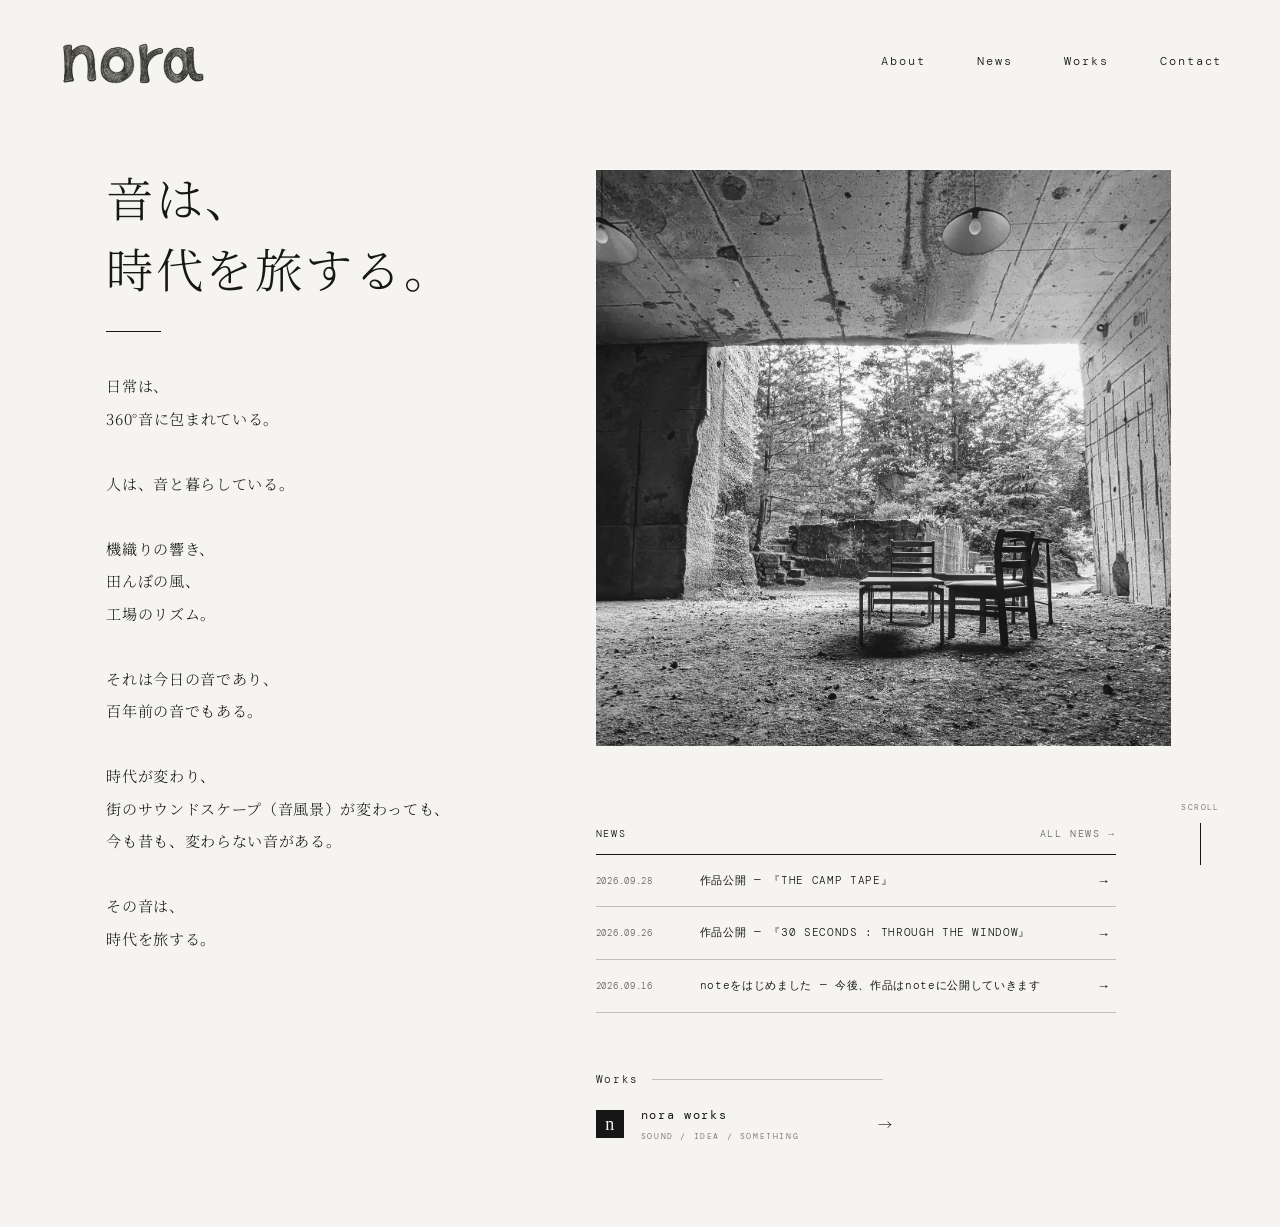
<file: index.html>
<!doctype html>
<html lang="ja">
<head>
  <meta charset="utf-8">
  <meta name="viewport" content="width=device-width, initial-scale=1">
  <meta name="description" content="nora — 音は、時代を旅する。">
  <title>nora — 音は、時代を旅する。</title>
  <link rel="stylesheet" href="style.css">
</head>
<body>
  <header class="site-header">
    <a class="brand" href="index.html" aria-label="NORA home">
      <img src="images/nora-logo.png" alt="nora">
    </a>
    <nav aria-label="Main navigation">
      <a href="about.html">About</a>
      <a href="news.html">News</a>
      <a href="https://note.com/nora_works" target="_blank" rel="noopener">Works</a>
      <a href="contact.html">Contact</a>
    </nav>
  </header>

  <main class="home">
    <section class="hero-copy">
      <h1>音は、<br>時代を旅する。</h1>
      <span class="hairline" aria-hidden="true"></span>
      <p class="intro">日常は、<br>360°音に包まれている。<br><br>人は、音と暮らしている。<br><br>機織りの響き、<br>田んぼの風、<br>工場のリズム。<br><br>それは今日の音であり、<br>百年前の音でもある。<br><br>時代が変わり、<br>街のサウンドスケープ（音風景）が変わっても、<br>今も昔も、変わらない音がある。<br><br>その音は、<br>時代を旅する。</p>
      </section>
<section class="news-preview" aria-labelledby="news-title">
        <div class="news-heading">
          <span id="news-title">NEWS</span>
          <a href="news.html">ALL NEWS →</a>
        </div>
        <div id="news-list" class="news-list" aria-live="polite"></div>
      </section>

    <figure class="hero-exhibit">
      <div class="art-frame">
        <img src="images/home-exhibit1.jpg" alt="NORA field recording artwork">
      </div>

    </figure>

    <section class="works-block" aria-labelledby="works-title">
      <a class="works-link" id="works-title" href="https://note.com/nora_works" target="_blank" rel="noopener">
        <span class="works-label">Works</span>
        <span class="works-rule" aria-hidden="true"></span>
        <span class="arrow"></span>
      </a>
      <a class="note-link" href="https://note.com/nora_works" target="_blank" rel="noopener">
        <span class="note-mark">n</span>
        <span><strong>nora works</strong><small>SOUND / IDEA / SOMETHING</small></span>
        <span class="arrow">→</span>
      </a>
    </section>
  </main>

    <div class="scroll-mark" aria-hidden="true"><span>SCROLL</span><i></i></div>

  <script>
    fetch("data/news.json")
      .then(response => {
        if (!response.ok) throw new Error("NEWS data could not be loaded.");
        return response.json();
      })
      .then(items => {
        const list = document.getElementById("news-list");
        items.slice(0, 3).forEach(item => {
          const link = document.createElement("a");
          link.className = "news-item";
          link.href = item.url;
          link.target = "_blank";
          link.rel = "noopener";
          link.innerHTML = `
            <time datetime="${item.date.replaceAll('.', '-')}">${item.date}</time>
            <span class="news-title">${item.title}</span>
            <span class="news-arrow">→</span>
          `;
          list.appendChild(link);
        });
      })
      .catch(error => console.error(error));
  </script>

</body>
</html>
</file>
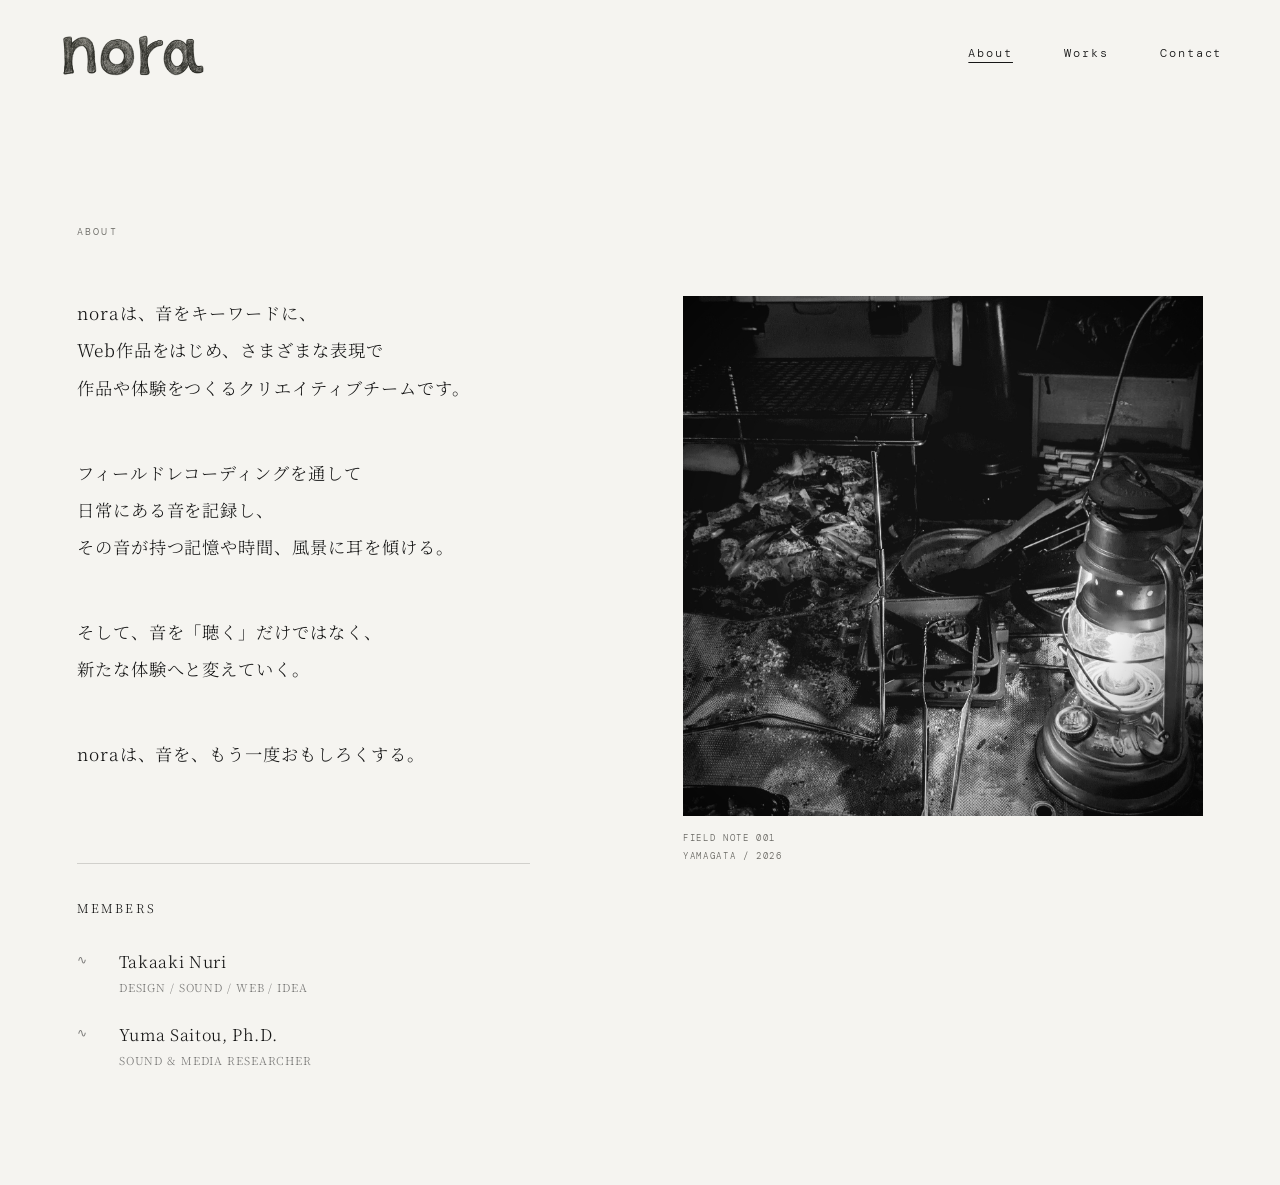
<file: about.html>
<!doctype html>
<html lang="ja">
<head>
  <meta charset="utf-8">
  <meta name="viewport" content="width=device-width, initial-scale=1">
  <meta name="description" content="NORAについて。音は、時代を旅する。">
  <title>About — NORA</title>
  <link rel="stylesheet" href="style.css">
</head>
<body>
  <header class="site-header inner-header">
    <a class="brand" href="index.html" aria-label="NORA home"><img src="images/nora-logo.png" alt="nora"></a>
    <nav aria-label="Main navigation">
      <a class="active" href="about.html">About</a>
      <a href="https://note.com/nora_works" target="_blank" rel="noopener">Works</a>
      <a href="contact.html">Contact</a>
    </nav>
  </header>

  <main class="about-page">
    <div class="page-kicker">ABOUT</div>
    <div class="about-grid">
      <article class="about-copy">
        <p>noraは、音をキーワードに、<br>Web作品をはじめ、さまざまな表現で<br>作品や体験をつくるクリエイティブチームです。</p>

        <p>フィールドレコーディングを通して<br>日常にある音を記録し、<br>その音が持つ記憶や時間、風景に耳を傾ける。</p>

        <p>そして、音を「聴く」だけではなく、<br>新たな体験へと変えていく。</p>

        <p>noraは、音を、もう一度おもしろくする。</p>
        
        <section class="members"> 
          <div class="members-title">MEMBERS</div> 
          <div class="member-list"> 
            <div class="member"> 
              <div class="member-number">∿</div> 
              <div class="member-info"> 
                <div class="member-name">Takaaki Nuri</div> 
                <div class="member-role">DESIGN / SOUND / WEB / IDEA</div> 
              </div> 
            </div> 
            
            <div class="member"> 
              <div class="member-number">∿</div> 
              <div class="member-info"> 
                <div class="member-name">Yuma Saitou, Ph.D.</div> 
                <div class="member-role">SOUND & MEDIA RESEARCHER</div> 
              </div> 
            </div> 
          
          </div> 
        </section>
        
      </article>

      <figure class="field-note">
        <div class="square-photo"><img src="images/field-note-001.jpg" alt="焚き火とランタンのフィールドノート写真"></div>
        <figcaption>
          <span>FIELD NOTE 001</span>
          <span>YAMAGATA / 2026</span>
        </figcaption>
      </figure>
    </div>
  </main>
</body>
</html>
</file>
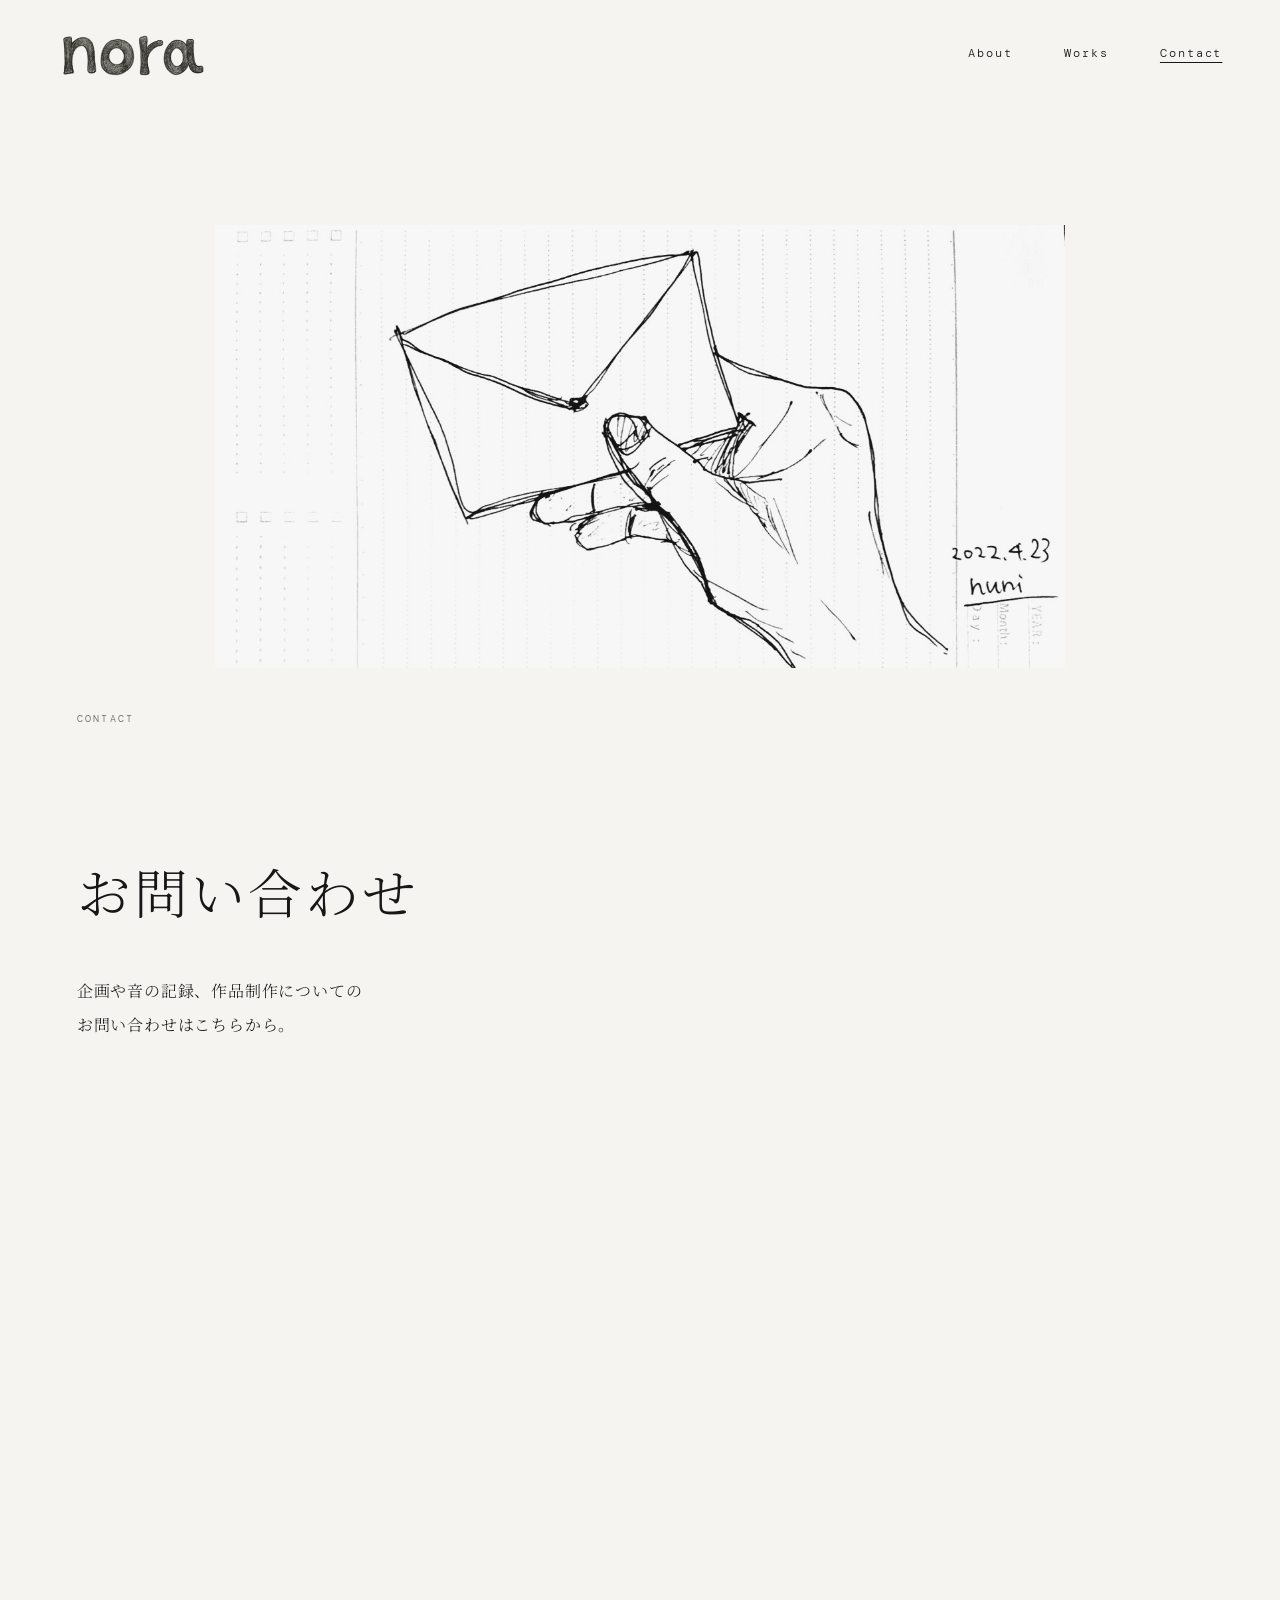
<file: contact.html>
<!doctype html>
<html lang="ja">
<head>
  <meta charset="utf-8">
  <meta name="viewport" content="width=device-width, initial-scale=1">
  <meta name="description" content="noraへのお問い合わせ。">
  <title>Contact — nora</title>
  <link rel="stylesheet" href="style.css">

  <style>
    /* Contact page */

    .contact-hero-image {
      width: 100%;
      max-width: 850px;
      margin: 0 auto 44px;
    }

    .contact-hero-image img {
      display: block;
      width: 100%;
      height: auto;
    }

    .contact-form-embed {
      width: 100%;
      margin-top: 16px;
    }

    .contact-form-embed iframe {
      display: block;
      width: 100%;
      max-width: 720px;
      height: 850px;
      border: 0;
      margin: 0 auto;
    }

    @media (max-width: 600px) {
      .contact-hero-image {
        margin-bottom: 28px;
      }

      .contact-form-embed {
        margin-top: 20px;
      }

      .contact-form-embed iframe {
        height: 900px;
      }
    }
  </style>
</head>

<body>
  <header class="site-header inner-header">
    <a class="brand" href="index.html" aria-label="NORA home">
      <img src="images/nora-logo.png" alt="nora">
    </a>

    <nav aria-label="Main navigation">
      <a href="about.html">About</a>
      <a href="https://note.com/nora_works"
         target="_blank" rel="noopener">Works</a>
      <a class="active" href="contact.html">Contact</a>
    </nav>
  </header>

  <main class="contact-page">

    <!-- 手紙のスケッチ -->
    <figure class="contact-hero-image">
      <img
        src="images/contact-letter.jpg"
        alt="手紙を差し出す手を描いた手描きのスケッチ">
    </figure>

    <!-- ページ見出し -->
    <div class="page-kicker">CONTACT</div>

    <div class="contact-layout">
      <div>
        <h1>お問い合わせ</h1>
        <p class="contact-lead">
          企画や音の記録、作品制作についての<br>
          お問い合わせはこちらから。
        </p>
      </div>
    </div>

    <!-- Tallyお問い合わせフォーム -->
    <div class="contact-form-embed">
      <iframe
        src="https://tally.so/embed/rjNYdR?alignLeft=1&hideTitle=1&transparentBackground=1&dynamicHeight=1"
        title="nora お問い合わせフォーム"
        loading="lazy">
        読み込んでいます…
      </iframe>
    </div>

  </main>
</body>
</html>
</file>
<file: style.css>
@import url('https://fonts.googleapis.com/css2?family=DM+Mono:wght@300;400&family=Noto+Serif+JP:wght@300;400;500&display=swap');

:root {
  --paper: #f5f4f0;
  --ink: #171717;
  --muted: #686762;
  --line: rgba(23,23,23,.24);
  --serif: "Noto Serif JP", "Hiragino Mincho ProN", "Yu Mincho", "YuMincho", serif;
  --mono: "DM Mono", "SFMono-Regular", Consolas, monospace;
}

* { box-sizing: border-box; }
html { scroll-behavior: smooth; }
body {
  margin: 0;
  background: var(--paper);
  color: var(--ink);
  font-family: var(--serif);
  font-weight: 300;
  -webkit-font-smoothing: antialiased;
}
a { color: inherit; text-decoration: none; }
img { display: block; max-width: 100%; }

.site-header {
  width: min(1380px, calc(100% - 9vw));
  margin: 0 auto;
  padding-top: 42px;
  display: flex;
  align-items: flex-start;
  justify-content: space-between;
  position: relative;
  z-index: 10;
}
.brand { width: 148px; display: block; }
.brand img { width: 100%; height: auto; }
nav { display: flex; gap: clamp(28px, 4vw, 62px); padding-top: 11px; }
nav a {
  font-family: var(--mono);
  font-size: 12px;
  letter-spacing: .16em;
  transition: opacity .25s ease;
}
nav a:hover { opacity: .45; }
nav a.active { text-decoration: underline; text-underline-offset: 5px; }

.home {
  width: min(1380px, calc(100% - 9vw));
  min-height: calc(100vh - 100px);
  margin: 0 auto;
  display: grid;
  grid-template-columns: minmax(380px, .82fr) minmax(520px, 1.18fr);
  align-items: center;
  gap: clamp(50px, 7vw, 125px);
  padding: 4vh 4vw 9vh 3.8vw;
}
.hero-copy {
  grid-column: 1;
  grid-row: 1 / span 3;
  align-self: start;
  display: flex;
  flex-direction: column;
  justify-content: flex-start;
}

.hero-copy h1,
.hero-copy .hairline,
.hero-copy .intro {
  grid-column: auto;
  grid-row: auto;
}

.hero-copy .hairline {
  margin: 28px 0 38px;
}
.hero-exhibit {
  grid-column: 2;
  grid-row: 1;
}

.news-preview {
  grid-column: 2;
  grid-row: 2;
  align-self: start;
}

.works-block {
  grid-column: 2;
  grid-row: 3;
  align-self: start;
  margin-top: -30px;
}
.works-link {
  display: flex;
  align-items: center;
  width: min(300px, 100%);
  margin-top: 0;
  font-family: var(--mono);
  font-size: 11px;
  letter-spacing: .15em;
}
.eyebrow, .page-kicker {
  margin: 0 0 38px;
  font-family: var(--mono);
  font-size: 10px;
  letter-spacing: .22em;
  color: var(--muted);
}
h1 {
  margin: 0;
  font-weight: 300;
  letter-spacing: .055em;
}
.hero-copy h1 {
  font-size: clamp(40px, 3.7vw, 60px);
  line-height: 1.5;
}
.hairline {
  width: 55px;
  height: 1px;
  background: var(--ink);
  display: block;
  margin: 40px 0 45px;
}
.intro {
  margin: 0;
  font-size: clamp(15px, 1.18vw, 18px);
  line-height: 2.15;
  letter-spacing: .045em;
}

.works-link {
  display: flex;
  align-items: center;
  width: min(300px, 100%);
  margin-top: 0;
  font-family: var(--mono);
  font-size: 11px;
  letter-spacing: .15em;
}
.works-label { white-space: nowrap; }
.works-rule { height: 1px; flex: 1; background: var(--line); margin: 0 13px; }
.arrow { font-size: 16px; line-height: 1; }
.note-link {
  display: grid;
  grid-template-columns: 32px 1fr 18px;
  gap: 13px;
  align-items: center;
  width: min(300px, 100%);
  margin-top: 21px;
  padding-bottom: 5px;
}
.note-mark {
  width: 28px; height: 28px; display: grid; place-items: center;
  background: var(--ink); color: var(--paper);
  font-family: Georgia, serif; font-size: 18px; line-height: 1;
}
.note-link strong { display: block; font-family: var(--mono); font-size: 12px; font-weight: 400; letter-spacing: .14em; }
.note-link small { display: block; margin-top: 8px; font-family: var(--mono); font-size: 8px; letter-spacing: .2em; color: var(--muted); }
.note-link .arrow { font-size: 14px; }

.hero-exhibit { margin: 0; width: 100%; transform: translateY(1vh); }
.art-frame { width: min(100%, 760px); margin-left: auto; overflow: hidden; }
.art-frame img { width: 100%; height: auto; object-fit: cover; }
.scroll-mark {
  position: fixed; right: 4.7vw; bottom: 35px; display: flex; flex-direction: column; align-items: center; gap: 11px;
  font-family: var(--mono); font-size: 8px; letter-spacing: .18em; color: var(--muted);
}
.scroll-mark i { display: block; width: 1px; height: 42px; background: var(--ink); }

/* About */
.inner-header { padding-top: 34px; }
.about-page, .contact-page { width: min(1240px, calc(100% - 12vw)); margin: 0 auto; padding: 12vh 0 13vh; }
.about-page .page-kicker, .contact-page .page-kicker { margin-bottom: 55px; }
.about-grid {
  display: grid;
  grid-template-columns: minmax(0, 1fr) minmax(380px, 520px);
  gap: clamp(70px, 12vw, 180px);
  align-items: start;
}
.about-copy { padding-top: 1px; max-width: 650px; }
.about-copy p { margin: 0 0 48px; font-size: clamp(16px, 1.35vw, 20px); line-height: 2.15; letter-spacing: .055em; }
.about-copy .lead { font-size: clamp(28px, 2.8vw, 43px); line-height: 1.65; letter-spacing: .06em; margin-bottom: 70px; }
.about-copy .closing { font-size: clamp(27px, 2.55vw, 39px); line-height: 1.7; margin-top: 86px; margin-bottom: 0; }
.field-note { margin: 0; padding-top: 3px; }
.square-photo { aspect-ratio: 1 / 1; overflow: hidden; }
.square-photo img { width: 100%; height: 100%; object-fit: cover; filter: grayscale(100%); }
.field-note figcaption { margin-top: 16px; display: flex; flex-direction: column; gap: 6px; font-family: var(--mono); font-size: 9px; letter-spacing: .18em; color: var(--muted); }

/* Contact */
.contact-page { min-height: 70vh; }
.contact-layout { display: grid; grid-template-columns: 1fr 1fr; gap: 9vw; align-items: end; padding-top: 8vh; }
.contact-layout h1 { font-size: clamp(38px, 4.2vw, 66px); }
.contact-lead { margin-top: 45px; font-size: 16px; line-height: 2.1; letter-spacing: .05em; }
.mail-box { border-top: 1px solid var(--ink); border-bottom: 1px solid var(--line); padding: 22px 0; display: grid; grid-template-columns: 80px 1fr 20px; align-items: center; gap: 15px; }
.mail-box span { font-family: var(--mono); font-size: 9px; letter-spacing: .18em; color: var(--muted); }
.mail-box strong { font-family: var(--mono); font-size: 13px; font-weight: 400; letter-spacing: .05em; }
.mail-box i { font-style: normal; font-size: 17px; }

@media (max-width: 900px) {
  .site-header { width: calc(100% - 48px); padding-top: 27px; }
  .brand { width: 116px; }
  nav { gap: 22px; padding-top: 6px; }
  nav a { font-size: 10px; letter-spacing: .11em; }
  .home { width: calc(100% - 48px); display: flex; flex-direction: column; align-items: stretch; gap: 62px; padding: 12vh 0 100px; }
  .hero-copy { display: contents; }
  .hero-copy h1 { font-size: clamp(39px, 10vw, 56px); grid-column: auto; grid-row: auto; }
  .hero-copy .hairline, .hero-copy .intro, .hero-copy .news-preview { grid-column: auto; grid-row: auto; }
  .intro { font-size: 14px; line-height: 2.05; }
  .hero-exhibit { grid-column: auto; grid-row: auto; transform: none; order: 4; }
  .news-preview { order: 5; }
  .works-block { grid-column: auto; grid-row: auto; order: 6; margin-top: 0; }
  .works-link { margin-top: 0; }
  .art-frame { width: 100%; }
  .scroll-mark { display: none; }
  .about-page, .contact-page { width: calc(100% - 48px); padding: 9vh 0 80px; }
  .about-grid { display: flex; flex-direction: column; gap: 64px; }
  .about-copy .lead { margin-bottom: 55px; }
  .about-copy p { margin-bottom: 38px; font-size: 15px; }
  .about-copy .closing { margin-top: 60px; }
  .field-note { width: min(100%, 520px); margin-left: auto; }
  .contact-layout { grid-template-columns: 1fr; gap: 70px; padding-top: 5vh; }
}

@media (max-width: 520px) {
  .site-header { width: calc(100% - 32px); }
  .brand { width: 100px; }
  nav { gap: 15px; }
  nav a { font-size: 9px; }
  .home { width: calc(100% - 32px); padding-top: 10vh; }
  .hairline { margin: 20px 0 24px; }
  .intro { font-size: 13px; }
  .works-link, .note-link { width: 100%; }
  .about-page, .contact-page { width: calc(100% - 32px); }
  .about-page .page-kicker, .contact-page .page-kicker { margin-bottom: 40px; }
  .about-copy .lead { font-size: 27px; }
  .about-copy p { font-size: 14px; line-height: 2.15; }
  .about-copy .closing { font-size: 28px; }
  .mail-box { grid-template-columns: 60px 1fr 18px; }
  .mail-box strong { font-size: 11px; }
}

/* MEMBERS */
.members {
  margin-top: 90px;
  padding-top: 35px;
  border-top: 1px solid rgba(0, 0, 0, 0.15);
}

.members-title {
  font-size: 12px;
  letter-spacing: 0.18em;
  margin-bottom: 34px;
}

.member-list {
  display: flex;
  flex-direction: column;
  gap: 28px;
}

.member {
  display: grid;
  grid-template-columns: 42px 1fr;
  align-items: start;
}

.member-number {
  font-size: 12px;
  letter-spacing: 0.08em;
  opacity: 0.55;
}

.member-name {
  font-size: 16px;
  letter-spacing: 0.04em;
}

.member-role {
  margin-top: 6px;
  font-size: 11px;
  letter-spacing: 0.08em;
  opacity: 0.55;
}


/* NEWS */
.news-preview {
  width: min(520px, 100%);
  margin-top: 0;
}

.news-heading {
  display: flex;
  align-items: center;
  justify-content: space-between;
  padding-bottom: 14px;
  border-bottom: 1px solid var(--ink);
  font-family: var(--mono);
  font-size: 10px;
  letter-spacing: .16em;
}

.news-heading a {
  color: var(--muted);
  transition: opacity .25s ease;
}

.news-heading a:hover {
  opacity: .5;
}

.news-list,
.all-news-list {
  display: flex;
  flex-direction: column;
}

.news-item,
.all-news-item {
  display: grid;
  grid-template-columns: 92px 1fr 16px;
  gap: 12px;
  align-items: center;
  padding: 17px 0;
  border-bottom: 1px solid var(--line);
  font-family: var(--mono);
  transition: opacity .25s ease;
}

.news-item:hover,
.all-news-item:hover {
  opacity: .5;
}

.news-item time,
.all-news-item time {
  font-size: 9px;
  letter-spacing: .08em;
  color: var(--muted);
}

.news-title,
.all-news-title {
  font-size: 11px;
  letter-spacing: .06em;
  line-height: 1.6;
}

.news-arrow {
  font-size: 13px;
  line-height: 1;
}

.news-page {
  width: min(900px, calc(100% - 12vw));
  min-height: 70vh;
  margin: 0 auto;
  padding: 12vh 0 13vh;
}

.news-page .page-kicker {
  margin-bottom: 55px;
}

.all-news-list {
  border-top: 1px solid var(--ink);
}

.all-news-item {
  grid-template-columns: 110px 1fr 18px;
  padding: 23px 0;
}

@media (max-width: 900px) {
  .news-page {
    width: calc(100% - 48px);
    padding: 9vh 0 80px;
  }

  .news-preview {
    width: 100%;
    margin-top: 0;
  }

  .news-page .page-kicker {
    margin-bottom: 40px;
  }
}

@media (max-width: 520px) {
  .news-page {
    width: calc(100% - 32px);
  }

  .news-item,
  .all-news-item {
    grid-template-columns: 78px 1fr 14px;
    gap: 8px;
    padding: 15px 0;
  }

  .news-item time,
  .all-news-item time {
    font-size: 8px;
  }

  .news-title,
  .all-news-title {
    font-size: 10px;
  }
}

@media (min-width: 901px) {
  .site-header {
    padding-bottom: 40px;
  }
}
</file>
